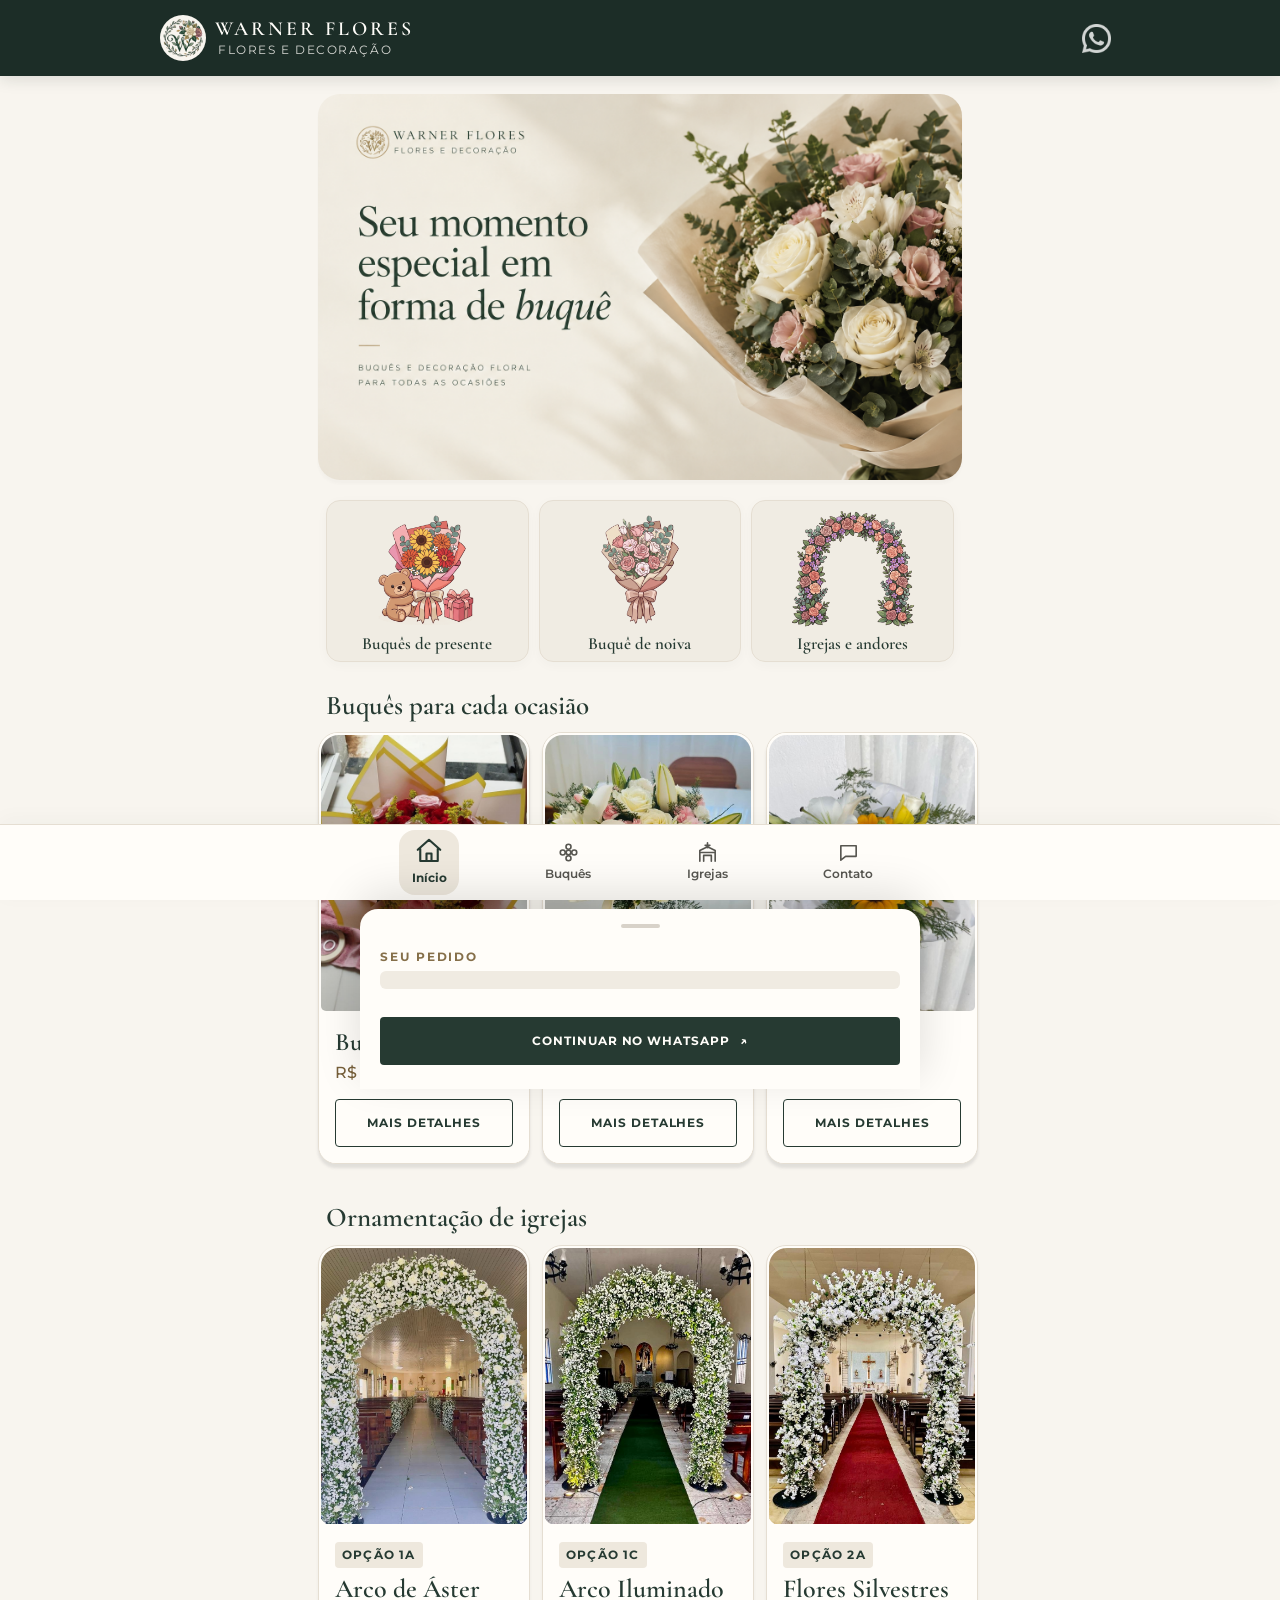
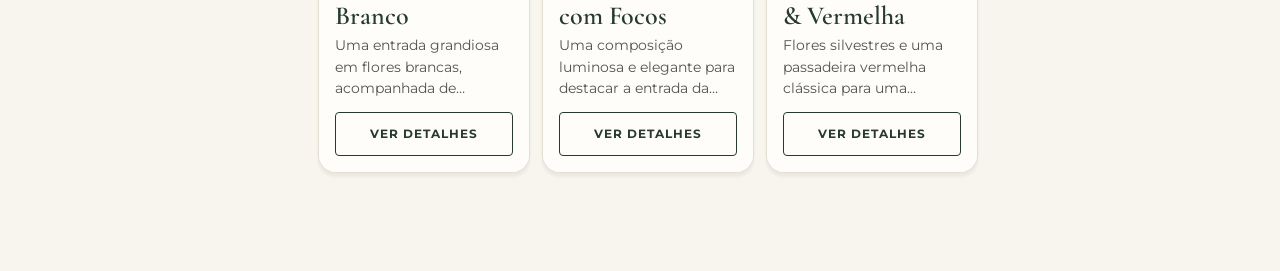
<file: index.html>
<!DOCTYPE html>
<html lang="pt-BR">

<head>
  <meta charset="UTF-8">
  <meta name="viewport" content="width=device-width, initial-scale=1.0">
  <meta name="theme-color" content="#1c2d27">
  <meta name="description"
    content="Warner Flores: igrejas, andores, casamentos e buquês em Arapiraca e região. Peça seu orçamento pelo WhatsApp.">
  <meta property="og:title" content="Warner Flores — Flores para momentos especiais">
  <meta property="og:description" content="Igrejas, andores, casamentos e buquês em Arapiraca e região.">
  <meta property="og:image" content="https://[DOMINIO-DO-SITE]/imagens/opcao-1a-arco-aster-branco.jpeg">
  <meta property="og:url" content="https://[DOMINIO-DO-SITE]/">
  <meta property="og:type" content="website">
  <meta name="twitter:card" content="summary_large_image">
  <meta name="twitter:title" content="Warner Flores — Flores para momentos especiais">
  <meta name="twitter:description" content="Igrejas, andores, casamentos e buquês em Arapiraca e região.">
  <meta name="twitter:image" content="https://[DOMINIO-DO-SITE]/imagens/opcao-1a-arco-aster-branco.jpeg">
  <title>Warner Flores — Igrejas, casamentos e buquês</title>
  <link rel="icon"
    href="data:image/svg+xml,%3Csvg xmlns='http://www.w3.org/2000/svg' viewBox='0 0 64 64'%3E%3Crect width='64' height='64' rx='16' fill='%231c2d27'/%3E%3Ctext x='50%25' y='56%25' text-anchor='middle' font-size='36' fill='%23bba47a'%3EW%3C/text%3E%3C/svg%3E">
  <link rel="preconnect" href="https://fonts.googleapis.com">
  <link rel="preconnect" href="https://fonts.gstatic.com" crossorigin>
  <link
    href="https://fonts.googleapis.com/css2?family=Cormorant+Garamond:wght@500;600;700&family=Montserrat:wght@400;500;600;700&display=swap"
    rel="stylesheet">
  <link rel="stylesheet" href="style.css">
  <!-- Meta Pixel: substitua META_PIXEL_ID pelo ID do Pixel no Meta Events Manager. -->
  <!--
  <script>
    !function(f,b,e,v,n,t,s){if(f.fbq)return;n=f.fbq=function(){n.callMethod?
    n.callMethod.apply(n,arguments):n.queue.push(arguments)};if(!f._fbq)f._fbq=n;
    n.push=n;n.loaded=!0;n.version='2.0';n.queue=[];t=b.createElement(e);t.async=!0;
    t.src=v;s=b.getElementsByTagName(e)[0];s.parentNode.insertBefore(t,s)
    }(window, document,'script','https://connect.facebook.net/en_US/fbevents.js');
    fbq('init', 'META_PIXEL_ID'); fbq('track', 'PageView');
  </script>
  -->
  <!-- Google tag: substitua GOOGLE_TAG_ID pelo ID do Google tag. -->
  <!--
  <script async src="https://www.googletagmanager.com/gtag/js?id=GOOGLE_TAG_ID"></script>
  <script>window.dataLayer=window.dataLayer||[];function gtag(){dataLayer.push(arguments)}gtag('js',new Date());gtag('config','GOOGLE_TAG_ID');</script>
  -->
</head>

<body>
  <header class="topbar">
    <a class="brand" href="#inicio" aria-label="Warner Flores, início"><img src="imagens/logo_warner-header.png" alt=""
        width="709" height="709" fetchpriority="high"><span class="brand-copy"><span>WARNER
          FLORES</span><small>FLORES E DECORAÇÃO</small></span></a>
    <a class="top-whatsapp direct-whatsapp" href="#" data-origin="Topo"
      aria-label="Falar com a Warner Flores pelo WhatsApp" target="_blank" rel="noopener"><img
        src="imagens/whatsapp.png" alt="" width="75" height="75"></a>
  </header>

  <main>
    <section class="page active" id="inicio" data-page="inicio" aria-label="Início">
      <div class="home-hero">
        <img src="imagens/backgorund-hero.png"
          alt="Warner Flores — seu momento especial em forma de buquê. Buquês e decoração floral para todas as ocasiões."
          width="1536" height="1024" fetchpriority="high">
      </div>
      <div class="page-content">
        <div class="entry-grid" aria-label="Escolha uma categoria">
          <button class="entry-card" type="button" data-go-bouquet="presentes"><img src="imagens/buque_presente_ta.png"
              alt="" width="400" height="400" loading="lazy"><span>Buquês de presente</span></button>
          <button class="entry-card" type="button" data-go-bouquet="noivas"><img src="imagens/boque_noica_tab.png"
              alt="" width="400" height="400" loading="lazy"><span>Buquê de noiva</span></button>
          <button class="entry-card" type="button" data-go="igrejas"><img src="imagens/arco_flores_tab.png" alt=""
              width="400" height="400" loading="lazy"><span>Igrejas e andores</span></button>
        </div>
        <div class="section-title spaced bouquet-carousel-heading">
          <div>
            <h2>Buquês para cada ocasião</h2>
          </div>
        </div>
        <div class="home-bouquet-row" id="homeBouquetCarousel" aria-label="Carrossel de buquês disponíveis"></div>
        <div class="section-title spaced">
          <div>
            <h2>Ornamentação de igrejas</h2>
          </div>
        </div>
        <div class="highlight-row" id="homeHighlights"></div>
      </div>
    </section>

    <section class="page" id="igrejas" data-page="igrejas" aria-label="Ornamentação de igrejas">
      <div class="page-content page-heading">
        <p class="eyebrow">IGREJAS E CELEBRAÇÕES</p>
        <h1>Ornamentações e decorações para igrejas</h1>
        <p>Altares, arcos, corredores, nichos, andores e festas religiosas.</p>
      </div>
      <div class="chips filter-chips" aria-label="Filtros da ornamentação">
        <button class="chip active" data-catalog-filter="todos">Todas</button>
        <button class="chip" data-catalog-filter="arcos">Arcos</button>
        <button class="chip" data-catalog-filter="corredor">Corredor</button>
        <button class="chip" data-catalog-filter="altar">Altar</button>
        <button class="chip" data-catalog-filter="luz">Com luz</button>
        <button class="chip" data-catalog-filter="passadeira">Passadeira</button>
      </div>
      <div class="page-content product-list" id="churchProductList" aria-live="polite"></div>
      <div class="page-content">
        <aside class="church-cta">
          <h3>Andores, festas religiosas e outras celebrações</h3>
          <p>Ornamentamos andores, procissões, festas de padroeiro, missas e eventos da paróquia. Conte o que você
            precisa.</p><button class="button button-green" type="button"
            data-request="Orçamento de andores e festas religiosas">PEDIR ORÇAMENTO</button>
        </aside>
      </div>
    </section>

    <section class="page" id="buques" data-page="buques" aria-label="Buquês de presente">
      <div class="page-content bouquet-page">
        <h1 class="minor-title ready-bouquets-title">Buquês disponíveis</h1>
        <div class="chips bouquet-category-chips" role="tablist" aria-label="Categorias de buquês">
          <button class="chip" type="button" role="tab" aria-controls="readyBouquets bridalCategoryContent"
            aria-selected="false" data-bouquet-category="todos">Todos</button>
          <button class="chip active" type="button" role="tab" aria-controls="readyBouquets" aria-selected="true"
            data-bouquet-category="presentes">Presentes</button>
          <button class="chip" type="button" role="tab" aria-controls="readyBouquets bridalCategoryContent"
            aria-selected="false" data-bouquet-category="noivas">Noivas</button>
        </div>
        <div class="ready-bouquets-grid" id="readyBouquets" aria-label="Buquês disponíveis"></div>
        <div class="bridal-category-panel hidden" id="bridalCategoryContent" role="tabpanel">
          <p class="eyebrow">BUQUÊS DE NOIVA</p>
          <h1>Um buquê para o seu grande dia</h1>
          <p>Conte sobre a cerimônia, as flores e as cores que você imaginou. Vamos preparar uma proposta para você.</p>
          <button class="button button-green" type="button" data-bouquet-bride-request>Solicitar buquê de noiva</button>
        </div>
      </div>
    </section>

    <section class="page" id="contato" data-page="contato" aria-label="Contato">
      <div class="contact-hero">
        <h1>Vamos falar do seu casamento?</h1>
        <p>Conte o que você imaginou e preparamos uma proposta para você.</p><button class="button button-gold"
          data-request="Orçamento de decoração">PEDIR ORÇAMENTO ↗</button>
      </div>
      <div class="page-content contact-links">
        <a class="direct-whatsapp" href="#" data-origin="Contato" target="_blank" rel="noopener">
          <img class="contact-icon-image" src="imagens/whatsapp%20(1).png" alt="" width="42" height="42"
            aria-hidden="true">
          <span><small>FALE PELO WHATSAPP</small><strong>(82) 99680-8398</strong></span>
          <b aria-hidden="true">→</b>
        </a>
        <section class="instagram-feed" aria-labelledby="instagramFeedTitle">
          <h2 id="instagramFeedTitle">Acompanhe nosso Instagram</h2>
          <iframe src="https://www.instagram.com/warnerfloress/embed/"
            title="Publicações recentes da Warner Flores no Instagram" loading="lazy"
            referrerpolicy="strict-origin-when-cross-origin" scrolling="no" allowfullscreen></iframe>
          <a href="https://www.instagram.com/warnerfloress/" target="_blank" rel="noopener">
            Ver perfil no Instagram ↗
          </a>
        </section>
        <footer class="site-footer">
          <p class="location-note">Atendimento em Arapiraca e região</p>
          <p>© <span id="year"></span> Warner Flores</p>
        </footer>
      </div>
    </section>
  </main>

  <nav class="bottom-nav" aria-label="Navegação principal"><a href="#inicio" class="nav-item active"
      data-nav="inicio"><svg viewBox="0 0 24 24" fill="none" stroke="currentColor" stroke-width="1.7"
        stroke-linecap="round" stroke-linejoin="round" aria-hidden="true">
        <path d="M3 11l9-8 9 8M5 10v10h14V10M10 20v-6h4v6" />
      </svg><small>Início</small></a><a href="#buques" class="nav-item" data-nav="buques"><svg viewBox="0 0 24 24"
        fill="none" stroke="currentColor" stroke-width="1.7" stroke-linecap="round" stroke-linejoin="round"
        aria-hidden="true">
        <circle cx="12" cy="12" r="2.4" />
        <circle cx="12" cy="6" r="2.6" />
        <circle cx="12" cy="18" r="2.6" />
        <circle cx="6" cy="12" r="2.6" />
        <circle cx="18" cy="12" r="2.6" />
      </svg><small>Buquês</small></a><a href="#igrejas" class="nav-item" data-nav="igrejas"><svg viewBox="0 0 24 24"
        fill="none" stroke="currentColor" stroke-width="1.7" stroke-linecap="round" stroke-linejoin="round"
        aria-hidden="true">
        <path d="M12 2v5M9.5 4.5h5M4 21V10l8-4 8 4v11M8 21v-6h8v6M4 12h16" />
      </svg><small>Igrejas</small></a><a href="#contato" class="nav-item" data-nav="contato"><svg viewBox="0 0 24 24"
        fill="none" stroke="currentColor" stroke-width="1.7" stroke-linecap="round" stroke-linejoin="round"
        aria-hidden="true">
        <path d="M4 5h16v11H9l-5 4z" />
      </svg><small>Contato</small></a></nav>

  <section class="detail-screen" id="detailScreen" aria-hidden="true" role="dialog" aria-modal="true"
    aria-labelledby="detailTitle" aria-label="Detalhes do produto">
    <div class="detail-gallery" id="detailGallery" aria-label="Fotos da decoração">
      <button class="detail-close" id="closeDetail" type="button" aria-label="Fechar detalhes e voltar">×</button>
      <div class="gallery-track" id="detailGalleryTrack"></div>
      <button class="gallery-arrow gallery-previous hidden" id="galleryPrevious" type="button"
        aria-label="Foto anterior">‹</button>
      <button class="gallery-arrow gallery-next hidden" id="galleryNext" type="button"
        aria-label="Próxima foto">›</button>
      <div class="gallery-dots hidden" id="galleryDots" aria-label="Selecionar foto"></div>
    </div>
    <div class="page-content detail-copy">
      <p class="eyebrow" id="detailCategoryLabel">DECORAÇÃO PARA IGREJA</p>
      <h1 id="detailTitle"></h1>
      <p id="detailDescription"></p>
      <div id="detailIncludesBlock">
        <h2 class="minor-title">Inclui</h2>
        <ul class="include-list" id="detailIncludes"></ul>
      </div>
    </div>
    <div class="detail-cta"><span id="detailInvestment">Investimento sob consulta</span><button
        class="button button-green" id="detailBudget">PEDIR ORÇAMENTO PELO WHATSAPP</button></div>
  </section>

  <section class="photo-viewer" id="photoViewer" aria-hidden="true" role="dialog" aria-modal="true"
    aria-label="Galeria de fotos">
    <header class="photo-viewer-header"><button type="button" id="closePhotoViewer"
        aria-label="Fechar galeria">×</button><strong id="photoViewerTitle"></strong><span id="photoViewerCount"></span>
    </header>
    <div class="photo-viewer-stage" id="photoViewerStage">
      <div class="photo-viewer-track" id="photoViewerTrack"></div>
    </div>
    <button class="photo-viewer-arrow previous" type="button" id="photoViewerPrevious"
      aria-label="Imagem anterior">‹</button>
    <button class="photo-viewer-arrow next" type="button" id="photoViewerNext" aria-label="Próxima imagem">›</button>
    <div class="photo-viewer-dots" id="photoViewerDots" aria-label="Selecionar imagem"></div>
    <p class="photo-viewer-hint hidden" id="photoViewerHint">Deslize para ver outras imagens</p>
  </section>

  <div class="sheet-backdrop" id="sheetBackdrop"></div>
  <section class="bottom-sheet" id="budgetSheet" aria-hidden="true" role="dialog" aria-modal="true"
    aria-labelledby="sheetTitle">
    <div class="sheet-handle" aria-hidden="true"></div>
    <p class="eyebrow">SEU PEDIDO</p>
    <div class="selected-product"><img class="selected-thumb" id="selectedThumb" alt="" width="48" height="48"
        hidden><span id="selectedOption"></span></div>
    <form id="budgetForm">
      <div id="formFields"></div><button class="button button-green" id="sendWhatsApp" type="submit">CONTINUAR NO
        WHATSAPP <span aria-hidden="true">↗</span></button>
    </form>
  </section>
  <div class="toast" id="toast" role="status" aria-live="polite"></div>
  <script src="script.js"></script>
</body>

</html>
</file>
<file: style.css>
:root {
  --cream: #F8F5EF;
  --white: #FFFDF9;
  --green: #263A32;
  --dark: #1C2D27;
  --deep: #16231E;
  --gold: #BBA47A;
  --text: #292929;
  --muted: #55534f;
  --line: #e5ded2;
  --shadow: 0 10px 30px rgba(38, 58, 50, .1);
}

* {
  box-sizing: border-box;
}

html {
  scroll-behavior: smooth;
}

body {
  margin: 0;
  padding: 68px 0 78px;
  color: var(--text);
  background: var(--cream);
  font: 14px/1.55 Montserrat, Arial, sans-serif;
}

body.overlay-open {
  overflow: hidden;
}

a {
  color: inherit;
  text-decoration: none;
}

button,
input,
select,
textarea {
  font: inherit;
}

button {
  cursor: pointer;
}

button:focus-visible,
a:focus-visible,
input:focus-visible,
select:focus-visible,
textarea:focus-visible {
  outline: 3px solid var(--gold);
  outline-offset: 3px;
}

.topbar {
  position: fixed;
  inset: 0 0 auto;
  z-index: 20;
  height: 68px;
  display: flex;
  align-items: center;
  justify-content: space-between;
  padding: 0 max(20px, calc((100vw - 560px)/2));
  color: var(--white);
  background: var(--dark);
  box-shadow: 0 3px 15px #16231e22;
}

.brand {
  display: flex;
  flex-direction: row;
  align-items: center;
  gap: 9px;
  line-height: 1;
}

.brand img {
  width: 46px;
  height: 46px;
  object-fit: contain;
  background: var(--cream);
  border-radius: 50%;
  padding: 3px;
  border: 0;
}

.brand-copy {
  display: flex;
  flex-direction: column;
}

.brand-copy>span {
  font: 600 20px/.95 'Cormorant Garamond', serif;
  letter-spacing: .15em;
}

.brand small {
  margin: 5px 0px 0px 3px;
  font-size: 12px;
  letter-spacing: .13em;
  opacity: .82;
}

.top-whatsapp {
  width: 48px;
  height: 48px;
  min-height: 44px;
  display: inline-flex;
  align-items: center;
  justify-content: center;
  border-radius: 50%;
  padding: 0;
  background: transparent;
}

.contact-page-active .top-whatsapp {
  display: none;
}

.top-whatsapp img {
  display: block;
  width: 35px;
  height: 35px;
  object-fit: contain;
  opacity: 0.8;
}

.page {
  display: none;
  width: min(100%, 680px);
  min-height: calc(100dvh - 146px);
  margin: auto;
  padding-bottom: 10px;
}

.page.active {
  display: block;
}

.eyebrow {
  margin: 0 0 10px;
  color: #856f49;
  font-size: 12px;
  font-weight: 700;
  letter-spacing: .16em;
  line-height: 1.5;
}

.home-hero {
  aspect-ratio: 5 / 3;
  margin: 14px 14px 0;
  border-radius: 22px;
  overflow: hidden;
  box-shadow: 0px 4px 3px #43444707;
}

.home-hero img {
  display: block;
  width: 100%;
  height: 100%;
  object-fit: cover;
  object-position: center;
}

.page h1,
.contact-hero h1,
.detail-copy h1 {
  margin: 0px 0px 0px;
  color: var(--green);
  font: 600 44px/.98 'Cormorant Garamond', serif;
  letter-spacing: -.02em;
}

.button {
  min-height: 48px;
  border: 0;
  border-radius: 4px;
  padding: 0 17px;
  display: inline-flex;
  align-items: center;
  justify-content: center;
  gap: 10px;
  text-align: center;
  font-size: 12px;
  line-height: 1.35;
  letter-spacing: .08em;
  font-weight: 700;
}

.button-gold {
  color: var(--deep);
  background: var(--gold);
}

.button-green {
  color: var(--white);
  background: var(--green);
}

.button-green:active {
  transform: scale(.985);
  filter: brightness(.92);
}

.button-outline {
  border: 1px solid var(--green);
  color: var(--green);
  background: transparent;
}

.page-content {
  padding: 0 18px;
}

.search {
  height: 50px;
  margin: 19px 0 24px;
  border: 1px solid var(--line);
  border-radius: 8px;
  padding: 0 13px;
  display: flex;
  align-items: center;
  gap: 10px;
  color: var(--green);
  background: var(--white);
}

.search>span {
  font-size: 25px;
  line-height: 1;
}

.search input {
  width: 100%;
  border: 0;
  outline: 0;
  color: var(--text);
  background: transparent;
  font-size: 16px;
}

.search input::placeholder {
  color: #68645e;
  opacity: 1;
}

.section-title {
  margin: 0 0 12px;
  display: flex;
  align-items: end;
  justify-content: space-between;
}

.page-content>.section-title:first-child {
  margin-top: 24px;
}

.section-title .eyebrow {
  margin-bottom: 4px;
}

.section-title h2,
.minor-title,
.testimonials h2 {
  margin: 0;
  color: var(--green);
  font: 600 27px/1.05 'Cormorant Garamond', serif;
}

.spaced {
  margin-top: 28px;
}

.subtle-link {
  min-height: 44px;
  display: inline-flex;
  align-items: center;
  color: var(--green);
  font-size: 12px;
  font-weight: 700;
}

.chips {
  display: flex;
  gap: 8px;
  overflow-x: auto;
  padding: 2px 0 5px;
  scrollbar-width: none;
}

.chips::-webkit-scrollbar {
  display: none;
}

.chip {
  min-height: 44px;
  flex: 0 0 auto;
  border: 1px solid #c9b894;
  border-radius: 30px;
  padding: 0 14.5px;
  color: var(--green);
  background: transparent;
  font-size: 12px;
  font-weight: 600;
}

.chip.active {
  border-color: var(--green);
  color: white;
  background: var(--green);
}

.highlight-row {
  display: flex;
  gap: 12px;
  overflow-x: auto;
  margin: 0 -18px;
  padding: 0 48px 10px 18px;
  scroll-padding-inline: 18px;
  scroll-snap-type: x mandatory;
  scrollbar-width: thin;
}

.highlight-card,
.option-card,
.rose-card {
  min-width: 0;
  overflow: hidden;
  border: 1px solid var(--line);
  border-radius: 20px 20px 18px 18px;
  background: var(--white);
  box-shadow: 0px 4px 3px #43444710;

}

.highlight-card,
.option-card,
.ready-bouquet-card,
.home-bouquet-card {
  cursor: pointer;
  transition: transform .16s ease, box-shadow .16s ease;
}

.highlight-card:active,
.option-card:active,
.ready-bouquet-card:active,
.home-bouquet-card:active {
  transform: scale(.97);
}

.highlight-card:focus-visible,
.option-card:focus-visible,
.ready-bouquet-card:focus-visible,
.home-bouquet-card:focus-visible {
  outline: 3px solid var(--gold);
  outline-offset: 3px;
}

@media (hover: hover) {

  .highlight-card:hover,
  .option-card:hover,
  .ready-bouquet-card:hover,
  .home-bouquet-card:hover {
    transform: translateY(-3px);
    box-shadow: 0 12px 26px rgba(38, 58, 50, .13);
  }

  .highlight-card:hover .highlight-image img,
  .option-card:hover .option-image-wrap img,
  .ready-bouquet-card:hover img,
  .home-bouquet-card:hover img {
    transform: scale(1.035);
  }
}

.highlight-card:active,
.option-card:active,
.ready-bouquet-card:active,
.home-bouquet-card:active {
  transform: scale(.97);
}

.highlight-card {
  height: auto;
  flex: 0 0 84%;
  display: grid;
  grid-template-rows: auto auto;
  scroll-snap-align: start;
}

.carousel-end-link {
  min-width: 120px;
  min-height: 54px;
  flex: 0 0 auto;
  align-self: center;
  scroll-snap-align: start;
  border: 0;
  padding: 10px 8px;
  display: inline-flex;
  align-items: center;
  justify-content: center;
  gap: 8px;
  color: var(--green);
  background: transparent;
  font: inherit;
  font-size: 15px;
  font-weight: 700;
  white-space: nowrap;
  cursor: pointer;
}

.carousel-end-link span:last-child {
  color: #9b7a3d;
  font-size: 21px;
  transition: transform .2s ease;
  animation: carousel-end-nudge 1.1s ease-in-out infinite;
}

.carousel-end-link:hover span:last-child {
  animation-play-state: paused;
  transform: translateX(4px);
}

@keyframes carousel-end-nudge {

  0%,
  100% {
    transform: translateX(0)
  }

  50% {
    transform: translateX(6px)
  }
}

.highlight-image {
  height: auto;
  aspect-ratio: 3 / 4;
  flex: 0 0 auto;
  overflow: hidden;
  border-radius: 15px;
  padding: 2px;
}

.highlight-image img,
.option-image-wrap img,
.service-card img,
.detail-gallery img {
  display: block;
  width: 100%;
  height: 100%;
  object-fit: cover;
}

.highlight-image img,
.option-image-wrap img,
.ready-bouquet-card img,
.home-bouquet-card img {
  transition: transform .35s ease;
}

.highlight-image img {
  border-radius: 18px 18px 5px 5px;
}

.image-gallery-trigger {
  position: relative;
  width: 100%;
  height: 100%;
  display: block;
  overflow: hidden;
  border: 0;
  padding: 0;
  color: white;
  background: transparent;
  cursor: zoom-in;
}

.highlight-image .image-gallery-trigger {
  border-radius: 5px;
}

.image-gallery-trigger img {
  transition: transform .25s ease;
}

.image-gallery-trigger:hover img {
  transform: scale(1.025);
}

.gallery-trigger-label {
  position: absolute;
  right: 8px;
  bottom: 8px;
  border-radius: 20px;
  padding: 6px 9px;
  color: white;
  background: rgba(22, 35, 30, .82);
  font: 700 12px/1.2 Montserrat, Arial, sans-serif;
  letter-spacing: .04em;
}

.gallery-placeholder-trigger {
  border: 0;
  padding: 0;
  color: inherit;
  font: inherit;
  cursor: zoom-in;
}

.detail-gallery {
  cursor: zoom-in;
}

.highlight-copy {
  min-width: 0;
  padding: 16px;
  display: flex;
  flex-direction: column;
  align-items: flex-start;
  background: var(--white);
}

.badge {
  display: inline-block;
  border-radius: 4px;
  padding: 4px 7px;
  color: var(--green);
  background: #eee8dd;
  font-size: 12px;
  font-weight: 700;
  letter-spacing: .1em;
}

.highlight-copy h3,
.option-body h3,
.rose-card h3 {
  margin: 8px 0 5px;
  color: var(--green);
  font: 600 26px/1.03 'Cormorant Garamond', serif;
}

.highlight-copy h3 {
  min-height: 2.06em;
}

.highlight-copy p,
.option-body p,
.option-body li {
  color: var(--muted);
  font-size: 14px;
}

.highlight-copy p {
  height: 4.65em;
  min-height: 4.65em;
  margin: 0 0 12px;
  display: -webkit-box;
  overflow: hidden;
  -webkit-box-orient: vertical;
  -webkit-line-clamp: 3;
  line-clamp: 3;
}

.highlight-copy .button {
  width: 100%;
  min-height: 44px;
  margin-top: auto;
}

.bottom-nav {
  position: fixed;
  z-index: 20;
  inset: auto 0 0;
  height: 74px;
  padding: 5px max(10px, calc((100vw - 560px)/2)) max(5px, env(safe-area-inset-bottom));
  display: flex;
  justify-content: space-around;
  border-top: 1px solid var(--line);
  background: var(--white);
  box-shadow: 0 -5px 20px #263a3208;
}

.nav-item {
  min-width: 60px;
  min-height: 44px;
  display: flex;
  flex-direction: column;
  align-items: center;
  justify-content: center;
  gap: 1px;
  color: #575650;
}

.nav-item span {
  font-size: 23px;
  line-height: 1.1;
}

.nav-item svg {
  width: 23px;
  height: 23px;
}

.nav-item small {
  font-size: 12px;
  font-weight: 600;
}

.nav-item.active {
  color: var(--green);
}

.nav-item.active span {
  color: #856f49;
}

.bouquet-carousel-heading {
  margin-top: 30px;
}

.carousel-controls {
  display: flex;
  gap: 6px;
}

.carousel-controls button {
  width: 44px;
  height: 44px;
  border: 1px solid #d7c8aa;
  border-radius: 50%;
  color: var(--green);
  background: var(--white);
  font-size: 25px;
  line-height: 1;
}

.home-bouquet-row {
  display: flex;
  gap: 12px;
  overflow-x: auto;
  margin: 0 -18px;
  padding: 0 48px 12px 18px;
  scroll-padding-inline: 18px;
  scroll-snap-type: x mandatory;
  scrollbar-width: thin;
}

.home-bouquet-card {
  height: auto;
  flex: 0 0 84%;
  overflow: hidden;
  border: 1px solid var(--line);
  border-radius: 20px 20px 18px 18px;
  box-shadow: 0px 4px 3px #4344471f;
  display: grid;
  grid-template-rows: auto auto;
  background: var(--white);
  scroll-snap-align: start;
}

.home-bouquet-photo {
  height: auto;
  aspect-ratio: 3 / 4;
  flex: 0 0 auto;
  overflow: hidden;
  border-radius: 0px;
  padding: 2px;
  display: grid;
  place-items: center;
  background-color: #eee7da;
  background-image: radial-gradient(ellipse at 49% 48%, #fffdf9 0 7%, transparent 7.5%), radial-gradient(ellipse at 45% 42%, #e5cfc8 0 11%, transparent 11.5%), radial-gradient(ellipse at 55% 42%, #f0dfd8 0 11%, transparent 11.5%), radial-gradient(ellipse at 49% 55%, #d7b5aa 0 12%, transparent 12.5%), radial-gradient(ellipse at 60% 58%, #f2e9db 0 12%, transparent 12.5%), linear-gradient(145deg, #e5e0d4, #f6f0e8);
}

.bouquet-photo-two {
  background-color: #e8e8df;
  background-image: radial-gradient(ellipse at 48% 48%, #fffdf9 0 8%, transparent 8.5%), radial-gradient(ellipse at 43% 42%, #eee8db 0 12%, transparent 12.5%), radial-gradient(ellipse at 57% 42%, #f4f0e6 0 12%, transparent 12.5%), radial-gradient(ellipse at 50% 58%, #dfe1d5 0 15%, transparent 15.5%), linear-gradient(145deg, #dde1d7, #f7f2e9);
}

.bouquet-photo-three {
  background-color: #eee2dc;
  background-image: radial-gradient(ellipse at 48% 48%, #fffdf9 0 8%, transparent 8.5%), radial-gradient(ellipse at 43% 42%, #dcb9b0 0 12%, transparent 12.5%), radial-gradient(ellipse at 57% 42%, #ead0c9 0 12%, transparent 12.5%), radial-gradient(ellipse at 50% 58%, #f2e6dc 0 15%, transparent 15.5%), linear-gradient(145deg, #ebd9d4, #faf2eb);
}

.home-bouquet-photo span {
  border-radius: 30px;
  padding: 6px 10px;
  color: #514a40;
  background: #fffdf9dd;
  font-size: 12px;
  font-weight: 700;
  letter-spacing: .08em;
}

.home-bouquet-copy {
  min-width: 0;
  padding: 16px;
  display: flex;
  flex-direction: column;
  align-items: flex-start;
  justify-content: flex-start;
  background: var(--white);
}

.home-bouquet-copy .badge {
  margin-bottom: 7px;
}

.home-bouquet-copy h3 {
  min-height: 0;
  margin: 0 0 5px;
  color: var(--green);
  font: 600 25px/1.05 'Cormorant Garamond', serif;
}

.home-bouquet-copy p {
  height: 4.65em;
  min-height: 4.65em;
  margin: 0 0 8px;
  display: -webkit-box;
  overflow: hidden;
  color: var(--muted);
  font-size: 14px;
  -webkit-box-orient: vertical;
  -webkit-line-clamp: 3;
  line-clamp: 3;
}

.home-bouquet-copy strong {
  min-height: 0;
  display: block;
  margin: 0 0 14px;
  color: #765f39;
  font-size: 17px;
}

.home-bouquet-copy .button {
  width: 100%;
  margin-top: 0;
}

.home-bouquet-photo {
  width: 100%;
  border: 0;
  padding: 2px;
  background: var(--white);
  color: inherit;
  font: inherit;
  cursor: zoom-in;
}

.home-bouquet-photo img {
  display: block;
  width: 100%;
  height: 100%;
  border-radius: 18px 18px 5px 5px;
  object-fit: cover;
}

.rose-art {
  border: 0;
  padding: 0;
  cursor: zoom-in;
}

.photo-viewer {
  position: fixed;
  z-index: 60;
  inset: 0;
  display: none;
  flex-direction: column;
  color: white;
  background: #0c100e;
}

.photo-viewer.open {
  display: flex;
  animation: overlay-fade-in .24s ease-out both;
}

.photo-viewer.closing {
  display: flex;
  pointer-events: none;
  animation: overlay-fade-out .2s ease-in both;
}

.photo-viewer-header {
  height: 58px;
  flex: 0 0 58px;
  padding: 0 12px;
  display: flex;
  align-items: center;
  justify-content: space-between;
  gap: 12px;
  background: #111a16;
}

.photo-viewer-header button {
  width: 44px;
  height: 44px;
  flex: 0 0 44px;
  border: 0;
  color: white;
  background: transparent;
  font-size: 30px;
}

.photo-viewer-header strong {
  overflow: hidden;
  flex: 1;
  text-overflow: ellipsis;
  white-space: nowrap;
  font-size: 14px;
}

.photo-viewer-header span {
  min-width: 48px;
  text-align: right;
  color: #eee7dc;
  font-size: 12px;
}

.photo-viewer-stage {
  min-height: 0;
  flex: 1;
  overflow: hidden;
  touch-action: pan-y;
}

.photo-viewer-track {
  width: 100%;
  height: 100%;
  display: flex;
  transition: transform .28s ease;
}

.photo-viewer-slide {
  width: 100%;
  height: 100%;
  flex: 0 0 100%;
  display: grid;
  place-items: center;
}

.photo-viewer-slide img {
  width: 100%;
  height: 100%;
  object-fit: contain;
}

.photo-viewer-placeholder {
  width: 100%;
  height: 100%;
  display: grid;
  place-items: center;
  background-size: cover;
}

.photo-viewer-placeholder span {
  border-radius: 30px;
  padding: 8px 12px;
  color: #514a40;
  background: #fffdf9e8;
  font-size: 12px;
  font-weight: 700;
  letter-spacing: .06em;
}

.photo-viewer-placeholder.bouquet-photo-one {
  background-color: #eee7da;
  background-image: radial-gradient(ellipse at 49% 48%, #fffdf9 0 7%, transparent 7.5%), radial-gradient(ellipse at 45% 42%, #e5cfc8 0 11%, transparent 11.5%), radial-gradient(ellipse at 55% 42%, #f0dfd8 0 11%, transparent 11.5%), radial-gradient(ellipse at 49% 55%, #d7b5aa 0 12%, transparent 12.5%), linear-gradient(145deg, #e5e0d4, #f6f0e8);
}

.photo-viewer-placeholder.bouquet-photo-two {
  background-color: #e8e8df;
  background-image: radial-gradient(ellipse at 48% 48%, #fffdf9 0 8%, transparent 8.5%), radial-gradient(ellipse at 43% 42%, #eee8db 0 12%, transparent 12.5%), radial-gradient(ellipse at 57% 42%, #f4f0e6 0 12%, transparent 12.5%), linear-gradient(145deg, #dde1d7, #f7f2e9);
}

.photo-viewer-placeholder.bouquet-photo-three {
  background-color: #eee2dc;
  background-image: radial-gradient(ellipse at 48% 48%, #fffdf9 0 8%, transparent 8.5%), radial-gradient(ellipse at 43% 42%, #dcb9b0 0 12%, transparent 12.5%), radial-gradient(ellipse at 57% 42%, #ead0c9 0 12%, transparent 12.5%), linear-gradient(145deg, #ebd9d4, #faf2eb);
}

.photo-viewer-arrow {
  position: absolute;
  top: 50%;
  width: 48px;
  height: 48px;
  border: 1px solid #ffffff4d;
  border-radius: 50%;
  color: white;
  background: #0c100e99;
  font-size: 32px;
  line-height: 1;
  transform: translateY(-50%);
}

.photo-viewer-arrow.previous {
  left: 12px;
}

.photo-viewer-arrow.next {
  right: 12px;
}

.photo-viewer-dots {
  min-height: 48px;
  display: flex;
  justify-content: center;
  align-items: center;
}

.photo-viewer-dots button {
  width: 44px;
  height: 44px;
  border: 0;
  display: grid;
  place-items: center;
  background: transparent;
}

.photo-viewer-dots button::after {
  width: 7px;
  height: 7px;
  border-radius: 50%;
  background: #ffffff99;
  content: "";
}

.photo-viewer-dots button.active::after {
  width: 18px;
  border-radius: 6px;
  background: white;
}

.photo-viewer-hint {
  margin: 0;
  padding: 0 12px 12px;
  text-align: center;
  color: #eee7dc;
  font-size: 12px;
}

.page-heading {
  padding-top: 25px;
  padding-bottom: 12px;
}

.page-heading h1,
.bouquet-page>h1 {
  font-size: 42px;
}

.page-heading>p:last-of-type,
.intro-copy {
  max-width: 450px;
  margin: 8px 0 0;
  color: var(--muted);
  font-size: 14px;
}

.catalog-search {
  margin: 17px 0 0;
}

.filter-chips {
  padding: 0 18px 15px;
}

.product-list {
  display: grid;
  gap: 14px;
}

.option-card {
  position: relative;
}

.option-image-wrap {
  height: 220px;
}

.option-body {
  padding: 14px;
}

.option-body h3 {
  margin: 8px 0;
  font-size: 25px;
}

.option-body p {
  margin: 0 0 10px;
}

.option-body ul {
  margin: 0 0 10px;
  padding-left: 18px;
  color: var(--muted);
  font-size: 14px;
  line-height: 1.5;
}

.option-body li {
  margin: 4px 0;
}

.investment {
  margin: 10px 0 3px !important;
  color: var(--green) !important;
  font-size: 12px !important;
  font-weight: 700;
  letter-spacing: .06em;
  text-transform: uppercase;
}

.text-link {
  min-height: 44px;
  border: 0;
  padding: 5px 2px;
  color: var(--green);
  background: transparent;
  font-size: 12px;
  font-weight: 700;
  letter-spacing: .04em;
}

.empty-state {
  color: var(--muted);
  font-size: 14px;
}

.extra-styles {
  padding-top: 25px;
}

.style-link {
  border-bottom: 1px solid var(--line);
  padding: 12px 0;
  display: flex;
  flex-direction: column;
  align-items: flex-start;
}

.style-link>span {
  color: #856f49;
  font-size: 12px;
  letter-spacing: .12em;
  font-weight: 700;
}

.style-link>strong {
  color: var(--green);
  font: 600 22px/1.1 'Cormorant Garamond', serif;
}

.contact-hero {
  padding: 26px 22px 24px;
  color: white;
  background: var(--dark);
}

.contact-hero .eyebrow {
  color: #e0ca9f;
}

.contact-hero h1 {
  max-width: 480px;
  color: #e0ca9f;
  font-size: 48px;
}

.contact-hero>p:not(.eyebrow) {
  max-width: 420px;
  margin: 13px 0 20px;
  color: #fff;
  font-size: 16px;
}

.church-hero {
  background: linear-gradient(145deg, var(--deep), var(--dark));
}

.church-content {
  padding-top: 20px;
}

.authority {
  margin: 0 0 15px;
  color: var(--green);
  font: 600 24px/1.15 'Cormorant Garamond', serif;
}

.authority strong {
  color: #765f39;
}

.service-card {
  overflow: hidden;
  margin-bottom: 14px;
  border: 1px solid var(--line);
  border-radius: 10px;
  background: var(--white);
}

.service-card img {
  height: 220px;
}

.service-photo-button {
  position: relative;
  width: 100%;
  height: 220px;
  display: block;
  overflow: hidden;
  border: 0;
  padding: 0;
  background: transparent;
  cursor: zoom-in;
}

.service-card>div {
  padding: 15px;
}

.service-card .eyebrow {
  margin-bottom: 5px;
}

.service-card h2,
.service-placeholder h2,
.bridal-card h2 {
  margin: 0 0 6px;
  color: var(--green);
  font: 600 26px/1.05 'Cormorant Garamond', serif;
}

.service-card p:not(.eyebrow),
.service-placeholder p,
.bridal-card p {
  margin: 0;
  color: var(--muted);
  font-size: 14px;
}

.service-placeholder {
  min-height: 210px;
  margin: 14px 0;
  border: 1px solid #d8cdb8;
  border-radius: 10px;
  padding: 24px 18px;
  display: flex;
  flex-direction: column;
  justify-content: center;
  background: linear-gradient(145deg, #efe8dc, #faf7f1);
}

.placeholder-gallery-trigger {
  width: 100%;
  min-height: 110px;
  margin-bottom: 14px;
  border: 1px solid #d8cdb8;
  border-radius: 8px;
  color: #514a40;
  background: linear-gradient(145deg, #e5e0d4, #f6f0e8);
  font: 700 12px Montserrat, Arial, sans-serif;
  letter-spacing: .08em;
  cursor: zoom-in;
}

.service-placeholder span,
.photo-placeholder span {
  color: #665a46;
  font-size: 12px;
  font-weight: 700;
  letter-spacing: .1em;
}

.full-button {
  width: 100%;
  margin: 8px 0 20px;
}

.bridal-list {
  display: grid;
  gap: 14px;
}

.bridal-card {
  overflow: hidden;
  border: 1px solid var(--line);
  border-radius: 11px;
  background: var(--white);
}

.photo-placeholder {
  width: 100%;
  height: 200px;
  border: 0;
  padding: 0;
  display: grid;
  place-items: center;
  background: radial-gradient(ellipse, #fffdf9aa, transparent 45%), linear-gradient(145deg, #d9d0bf, #f5efe5);
  color: inherit;
  font: inherit;
  cursor: zoom-in;
}

.photo-placeholder.alt {
  background: radial-gradient(ellipse, #fffdf9aa, transparent 45%), linear-gradient(145deg, #dbdbcf, #f3eee4);
}

.photo-placeholder.pale {
  background: radial-gradient(ellipse, #fffdf9aa, transparent 45%), linear-gradient(145deg, #ded0cd, #f8f1ed);
}

.bridal-card>div:last-child {
  padding: 15px;
}

.bridal-card h2 {
  font-size: 27px;
}

.bridal-card p {
  margin: 5px 0 10px;
}

.bridal-card .price-placeholder {
  color: #765f39;
  font-weight: 700;
}

.bridal-card .button {
  width: 100%;
  margin-top: 4px;
}

.bouquet-page {
  padding-top: 25px;
}

.bouquet-page>h1 {
  max-width: 430px;
}

.ready-bouquets-title {
  margin: 26px 0 12px;
  font-size: 25px;
}



.bouquet-category-chips {
  margin: 0 0 20px;
}

.bridal-category-panel {
  border: 1px solid var(--line);
  border-radius: 12px;
  padding: 24px 20px;
  background: var(--white);
  box-shadow: 0 3px 15px #263a3208;
}

.bridal-category-panel h1 {
  max-width: 440px;
  margin: 0 0 10px;
  color: var(--green);
  font: 600 36px/1.05 'Cormorant Garamond', serif;
}

.bridal-category-panel>p:not(.eyebrow) {
  margin: 0 0 18px;
  color: var(--muted);
  line-height: 1.55;
}

.ready-bouquets-grid {
  display: grid;
  grid-template-columns: repeat(2, minmax(0, 1fr));
  gap: 12px;
  margin-bottom: 24px;
}

.ready-bouquet-card {
  min-width: 0;
  display: flex;
  flex-direction: column;
  overflow: hidden;
  border: 1px solid #e8e1d7;
  border-radius: 10px;
  padding: 9px;
  background: var(--white);
  box-shadow: 0px 4px 3px #43444705;
}

.ready-bouquet-card img {
  display: block;
  width: 100%;
  aspect-ratio: 1 / 1;
  border-radius: 8px 8px 5px 5px;
  object-fit: cover;
}

.ready-bouquet-photo {
  display: block;
  flex: 0 0 auto;
  width: calc(100% + 14px);
  margin: -7px -7px 0;
  border: 0;
  padding: 0;
  overflow: hidden;
  border-radius: 8px 8px 5px 5px;
  background: transparent;
  cursor: zoom-in;
}

.ready-bouquet-photo:focus-visible {
  outline: 3px solid var(--gold);
  outline-offset: 3px;
}

.ready-bouquet-description {
  height: 4.2em;
  max-height: 4.2em;
  flex: 0 0 auto;
  margin: 1px 0 5px;
  color: var(--muted);
  font-size: 13px;
  line-height: 1.4;
  display: -webkit-box;
  overflow: hidden;
  -webkit-box-orient: vertical;
  -webkit-line-clamp: 3;
  line-clamp: 3;
}

.ready-bouquet-name {
  height: 1em;
  flex: 0 0 auto;
  margin: 10px 0 0;
  overflow: hidden;
  color: var(--green);
  font: 800 24px/1 'Cormorant Garamond', serif;
  display: -webkit-box;
  -webkit-box-orient: vertical;
  -webkit-line-clamp: 1;
  line-clamp: 1;
}

.ready-bouquet-price {
  display: block;
  min-height: 22px;
  flex: 0 0 auto;
  margin: 4px 0 8px;
  color: var(--green);
  font-size: 18px;
  line-height: 1.2;
}

.ready-bouquet-price.price-on-request {
  font-size: 14px;
}

.ready-bouquet-card .ready-bouquet-price {
  font-size: 16px;
  font-weight: 500;
}

.home-bouquet-card .home-bouquet-copy strong {
  font-size: 16px;
  font-weight: 500;
}

.ready-bouquet-card .button {
  width: 100%;
  height: 38px;
  flex: 0 0 auto;
  padding-inline: 7px;
  min-height: 38px;
  padding-block: 7px;
  font-size: 11px;
}

.segment {
  margin: 20px 0 22px;
  border-radius: 8px;
  padding: 4px;
  display: flex;
  background: #eee9e0;
}

.segment-option {
  min-height: 54px;
  flex: 1;
  border: 0;
  border-radius: 6px;
  color: var(--green);
  background: transparent;
  font-size: 14px;
  font-weight: 700;
}

.segment-option small {
  display: block;
  font-size: 12px;
  font-weight: 500;
}

.segment-option.active {
  color: white;
  background: var(--green);
  box-shadow: 0 3px 8px #263a3227;
}

.minor-title {
  margin: 0 0 10px;
  font-size: 25px;
}

.quantity-label {
  display: block;
}

.quantity-select {
  width: 100%;
  min-height: 54px;
  margin: 0 0 4px;
  border: 1px solid #d7cebf;
  border-radius: 8px;
  padding: 0 14px;
  color: var(--green);
  background: var(--white);
  font-size: 16px;
}

.bouquet-order {
  width: 100%;
  margin: 14px 0 8px;
}

.delivery-note {
  margin: 4px 0 18px;
  text-align: center;
  color: var(--muted);
  font-size: 12px;
}

.rose-card {
  margin-bottom: 14px;
  padding: 14px;
  display: flex;
  align-items: center;
  box-shadow: 0px 4px 3px #4344471f gap: 15px;
}

.rose-art {
  width: 78px;
  height: 78px;
  flex: 0 0 78px;
  border-radius: 8px;
  display: grid;
  place-items: center;
  color: #526d58;
  background: radial-gradient(circle at 55% 44%, #bd8172 0 13%, transparent 14%), radial-gradient(circle at 48% 47%, #c99182 0 22%, transparent 23%), linear-gradient(145deg, #efe7da, #f9f4ec);
  font-size: 28px;
}

.rose-card .eyebrow {
  margin-bottom: 3px;
}

.rose-card h3 {
  margin: 0;
  font-size: 25px;
}

.rose-card p:not(.eyebrow) {
  margin: 4px 0;
  color: var(--muted);
  font-size: 14px;
}

.info-box {
  border-left: 3px solid var(--gold);
  border-radius: 0 7px 7px 0;
  padding: 12px;
  display: flex;
  align-items: flex-start;
  gap: 10px;
  color: var(--muted);
  background: #f0ebe1;
  font-size: 14px;
}

.info-box span {
  color: #856f49;
  font-size: 18px;
}

.info-box p {
  margin: 0;
}

.contact-links {
  padding-top: 12px;
}

.contact-links>a {
  min-height: 68px;
  border-bottom: 1px solid var(--line);
  padding: 12px 0;
  display: flex;
  align-items: center;
  gap: 12px;
}

.contact-icon {
  width: 42px;
  height: 42px;
  display: grid;
  place-items: center;
  border-radius: 50%;
  color: var(--green);
  background: #ebe5d9;
  font-size: 20px;
}

.contact-icon-image {
  width: 42px;
  height: 42px;
  flex: 0 0 42px;
  object-fit: contain;
}

.contact-links>a span:nth-child(2) {
  display: flex;
  flex: 1;
  flex-direction: column;
}

.contact-links small {
  color: #765f39;
  font-size: 12px;
  letter-spacing: .08em;
  font-weight: 700;
}

.contact-links strong {
  color: var(--green);
  font-size: 14px;
}

.contact-links b {
  color: var(--green);
  font-size: 18px;
}

.instagram-feed {
  width: 100%;
  margin: 16px auto 0;
  border-bottom: 1px solid var(--line);
  padding: 8px 0 12px;
}

.instagram-feed h2 {
  margin: 0 0 12px;
  color: var(--green);
  font: 600 28px/1.1 'Cormorant Garamond', serif;
}

.instagram-feed iframe {
  display: block;
  width: 100%;
  max-width: 540px;
  height: 420px;
  margin: 0 auto;
  border: 0;
  border-radius: 12px;
  overflow: hidden;
  background: transparent;
}

.instagram-feed>a {
  min-height: 44px;
  margin-top: 10px;
  display: flex;
  align-items: center;
  justify-content: center;
  color: var(--green);
  font-size: 13px;
  font-weight: 700;
}

@media (min-width: 700px) {
  .instagram-feed iframe {
    height: 470px;
  }
}

.location-note {
  padding: 22px;
  text-align: center;
  color: var(--muted);
  font-size: 14px;
}

.site-footer {
  border-top: 1px solid var(--line);
  padding: 15px 0;
  text-align: center;
}

.site-footer .location-note {
  margin: 0 0 8px;
  padding: 0;
}

.site-footer a {
  min-height: 44px;
  display: inline-flex;
  align-items: center;
  color: var(--green);
  font-size: 14px;
  font-weight: 700;
}

.site-footer p {
  margin: 5px 0;
  color: var(--muted);
  font-size: 12px;
}

.detail-screen {
  position: fixed;
  z-index: 30;
  inset: 0;
  display: none;
  flex-direction: column;
  overflow: auto;
  padding-bottom: 0px;
  background: var(--cream);
}

.detail-screen.open {
  display: flex;
  animation: detail-screen-enter .28s cubic-bezier(.2, .75, .25, 1) both;
}

.detail-screen.closing {
  display: flex;
  pointer-events: none;
  animation: overlay-fade-out .2s ease-in both;
}

.detail-top {
  height: 60px;
  padding: 0 18px;
  display: flex;
  align-items: center;
  justify-content: space-between;
  color: white;
  background: var(--dark);
}

.detail-top strong {
  font: 600 22px 'Cormorant Garamond', serif;
}

.back-button {
  width: 48px;
  height: 48px;
  border: 0;
  color: white;
  background: transparent;
  font-size: 26px;
}

.detail-spacer {
  width: 44px;
  height: 44px;
}

.detail-gallery {
  position: relative;
  flex: 0 0 auto;
  width: 100%;
  aspect-ratio: 3 / 4;
  overflow: hidden;
  background: #e9e1d4;
  touch-action: pan-y;
}

.detail-close {
  position: absolute;
  top: max(14px, env(safe-area-inset-top));
  left: 14px;
  z-index: 3;
  width: 42px;
  height: 42px;
  display: grid;
  place-items: center;
  border: 1px solid #ffffff80;
  border-radius: 50%;
  color: #fff;
  background: #16231ecc;
  font: 400 27px/1 Arial, sans-serif;
  cursor: pointer;
  backdrop-filter: blur(5px);
}

.detail-close:hover {
  background: var(--dark);
}

.gallery-track {
  width: 100%;
  height: 100%;
  display: flex;
  transition: transform .3s ease;
}

.gallery-track img {
  flex: 0 0 100%;
  width: 100%;
  height: 100%;
  object-fit: contain;
}

.gallery-arrow {
  position: absolute;
  top: 50%;
  z-index: 1;
  width: 44px;
  height: 44px;
  border: 0;
  border-radius: 50%;
  color: var(--green);
  background: #fffdf9e8;
  font-size: 28px;
  line-height: 1;
  transform: translateY(-50%);
}

.gallery-previous {
  left: 10px;
}

.gallery-next {
  right: 10px;
}

.gallery-dots {
  position: absolute;
  inset: auto 0 4px;
  display: flex;
  align-items: center;
  justify-content: center;
}

.gallery-dots button {
  width: 44px;
  height: 44px;
  border: 0;
  display: grid;
  place-items: center;
  background: transparent;
}

.gallery-dots button::after {
  width: 7px;
  height: 7px;
  border-radius: 50%;
  background: #fffdf9a8;
  content: "";
}

.gallery-dots button.active::after {
  width: 19px;
  border-radius: 6px;
  background: var(--white);
}

.detail-copy {
  flex: 1 0 auto;
  padding: 20px 20px 20px;
}

.detail-copy h1 {
  font-size: 40px;
}

.detail-copy>p:not(.eyebrow) {
  color: var(--muted);
  font-size: 15px;
}

.include-list {
  margin: 0 0 15px;
  padding: 0;
  list-style: none;
  color: var(--muted);
  font-size: 14px;
}

.include-list li {
  padding: 5px 0;
}

.include-list li::before {
  margin-right: 9px;
  color: #856f49;
  content: '✓';
  font-weight: 700;
}

.detail-cta {
  position: relative;
  margin-top: auto;
  border-top: 1px solid var(--line);
  padding: 10px 18px max(18px, env(safe-area-inset-bottom));
  display: flex;
  flex-direction: column;
  gap: 7px;
  background: var(--white);
}

.detail-cta>span {
  color: var(--green);
  font-size: 15px;
  font-weight: 700;
  letter-spacing: .06em;
  text-transform: uppercase;
}

.detail-screen.decoration-detail .detail-cta>span,
.detail-screen.decoration-detail .detail-cta .button {
  font-size: 12px;
}

.detail-cta .button {
  min-height: 48px;
}

.sheet-backdrop {
  position: fixed;
  z-index: 39;
  inset: 0;
  visibility: hidden;
  opacity: 0;
  background: #101a16a8;
  transition: .25s;
}

.sheet-backdrop.open {
  visibility: visible;
  opacity: 1;
}

.bottom-sheet {
  position: fixed;
  z-index: 40;
  bottom: 0;
  left: 50%;
  width: min(100%, 560px);
  max-height: min(92dvh, 900px);
  overflow-y: auto;
  border-radius: 18px 18px 0 0;
  padding: 10px 20px max(24px, env(safe-area-inset-bottom));
  background: var(--white);
  box-shadow: 0 -14px 45px #0002;
  transform: translate(-50%, 105%);
  transition: transform .3s ease;
}

.bottom-sheet.open {
  transform: translate(-50%, 0);
}

.sheet-handle {
  position: relative;
  width: 100%;
  height: 34px;
  margin: -10px auto 5px;
  display: flex;
  align-items: center;
  justify-content: center;
  cursor: grab;
  touch-action: none;
}

.sheet-handle::before {
  width: 39px;
  height: 4px;
  border-radius: 4px;
  background: #d8d2c9;
  content: "";
}

.bottom-sheet.dragging {
  transition: none;
}

.bottom-sheet.dragging .sheet-handle {
  cursor: grabbing;
}

.bottom-sheet .eyebrow {
  margin-bottom: 5px;
}

.bottom-sheet h2 {
  margin: 0 0 9px;
  color: var(--green);
  font: 600 31px/1 'Cormorant Garamond', serif;
}

.selected-product {
  margin: 0 0 13px;
  border-radius: 6px;
  padding: 9px 11px;
  color: var(--green);
  background: #f0ebe2;
  font-size: 14px;
  font-weight: 600;
}

.bottom-sheet label {
  display: block;
  margin: 11px 0 4px;
  color: var(--green);
  font-size: 12px;
  font-weight: 700;
  letter-spacing: .08em;
}

.bottom-sheet input,
.bottom-sheet select,
.bottom-sheet textarea {
  width: 100%;
  min-height: 48px;
  border: 1px solid #d9d1c5;
  border-radius: 6px;
  outline: 0;
  padding: 10px 12px;
  color: var(--text);
  background: var(--cream);
  font-size: 16px;
}

.bottom-sheet textarea {
  min-height: 78px;
  resize: vertical;
}

.bottom-sheet input:focus,
.bottom-sheet select:focus,
.bottom-sheet textarea:focus {
  border-color: #856f49;
}

.bottom-sheet input::placeholder,
.bottom-sheet textarea::placeholder {
  color: #68645e;
  opacity: 1;
}

.bottom-sheet .button {
  width: 100%;
  margin-top: 15px;
}

.hidden {
  display: none !important;
}

@media (min-width: 700px) {
  body {
    padding-top: 76px;
  }

  .topbar {
    height: 76px;
    padding-inline: max(24px, calc((100vw - 960px)/2));
  }

  .page {
    min-height: calc(100dvh - 154px);
  }

  .contact-hero {
    padding: 32px 38px 26px;
  }

  .home-hero {
    margin: 18px 18px 0;
    padding: 0;
  }

  .contact-hero h1 {
    font-size: 52px;
  }

  .page-content {
    padding-inline: 26px;
  }

  .highlight-row {
    margin-inline: -26px;
    padding: 0 56px 10px 18px;
    scroll-padding-inline: 18px;
  }

  .home-bouquet-row {
    margin-inline: -26px;
    padding: 0 56px 12px 18px;
    scroll-padding-inline: 18px;
  }

  .highlight-card {
    flex-basis: 48%;
  }

  .home-bouquet-card {
    flex-basis: 48%;
  }

  .option-image-wrap,
  .service-card img {
    height: 280px;
  }

  .service-photo-button {
    height: 280px;
  }

  .bottom-nav {
    height: 76px;
  }

  .detail-screen {
    max-width: 680px;
    left: 50%;
    right: auto;
    width: 100%;
    box-shadow: 0 0 0 100vmax #0008;
    transform: translateX(-50%);
  }

  .bridal-card {
    display: grid;
    grid-template-columns: 42% 1fr;
  }

  .bridal-card .photo-placeholder {
    height: 100%;
    min-height: 220px;
  }
}

@media (prefers-reduced-motion: reduce) {

  *,
  *::before,
  *::after {
    scroll-behavior: auto !important;
    transition: none !important;
  }
}

/* ===== Ajustes v2 ===== */
.highlight-row,
.home-bouquet-row {
  scrollbar-width: none
}

.highlight-row::-webkit-scrollbar,
.home-bouquet-row::-webkit-scrollbar {
  display: none
}

.entry-grid {
  display: grid;
  grid-template-columns: repeat(3, 1fr);
  gap: 10px;
  margin: 20px 0 8px
}

.entry-card {
  display: flex;
  flex-direction: column;
  align-items: center;
  gap: 5px;
  padding: 6px 6px 8px;
  border: 1px solid var(--line);
  border-radius: 14px;
  background: #e5ded26e;
  color: var(--green);
  text-align: center;
  box-shadow: 0 3px 12px #263a3208
}

.entry-card img {
  display: block;
  width: 100%;
  height: auto;
  aspect-ratio: 1/.65;
  object-fit: contain
}

.entry-card span {
  font: 600 17px/1.05 'Cormorant Garamond', serif
}

.entry-card:active {
  transform: scale(.97)
}

.entry-card:focus-visible {
  outline: 2px solid var(--gold);
  outline-offset: 2px
}

.church-cta {
  margin: 6px 0 4px;
  padding: 20px 18px;
  border: 1px solid var(--line);
  border-left: 3px solid var(--gold);
  border-radius: 0 12px 12px 0;
  background: var(--white)
}

.church-cta h3 {
  font: 600 25px/1.05 'Cormorant Garamond', serif;
  color: var(--green);
  margin: 0 0 8px
}

.church-cta p {
  font-size: 14px;
  color: var(--muted);
  margin: 0 0 14px
}

.selected-product {
  display: flex;
  align-items: center;
  gap: 10px
}

.selected-thumb {
  width: 48px;
  height: 48px;
  flex: 0 0 48px;
  border-radius: 6px;
  object-fit: cover
}

.selected-thumb[hidden] {
  display: none
}

.toast {
  position: fixed;
  z-index: 70;
  left: 50%;
  bottom: 96px;
  max-width: calc(100% - 36px);
  transform: translate(-50%, 12px) scale(.97);
  padding: 12px 18px;
  border-radius: 8px;
  background: var(--dark);
  color: #fff;
  font-size: 14px;
  opacity: 0;
  visibility: hidden;
  transition: .25s
}

.toast.show {
  opacity: 1;
  visibility: visible;
  transform: translate(-50%, 0) scale(1)
}

@keyframes detail-screen-enter {
  from {
    opacity: 0;
    transform: translateY(12px);
  }

  to {
    opacity: 1;
    transform: translateY(0);
  }
}

/* Cards menores nos carrosséis da página inicial */
.highlight-card,
.home-bouquet-card {
  flex-basis: 60%
}

@media(min-width:700px) {

  .highlight-card,
  .home-bouquet-card {
    flex-basis: 35%
  }
}

/* Aba selecionada com mais destaque */
.nav-item {
  padding: 0 8px;
  border-radius: 16px;
  transform-origin: center;
  transition: background .24s ease, color .24s ease, transform .24s ease
}

.nav-item svg {
  transition: transform .24s ease, width .24s ease, height .24s ease
}

.nav-item.active {
  background: #eee8dd;
  animation: nav-tab-select .26s ease-out
}

.nav-item.active svg {
  width: 30px;
  height: 30px;
  transform: translateY(-2px)
}

.nav-item.active small {
  font-weight: 700
}

@keyframes nav-tab-select {
  0% {
    transform: scale(.94)
  }

  70% {
    transform: scale(1.04)
  }

  100% {
    transform: scale(1)
  }
}

@keyframes nav-icon-select {
  0% {
    transform: translateY(1px) scale(.86)
  }

  70% {
    transform: translateY(-4px) scale(1.1)
  }

  100% {
    transform: translateY(-2px) scale(1)
  }
}

/* Navegação e filtros da aba Buquês */
.bouquet-page .bouquet-category-chips {
  display: grid;
  grid-template-columns: repeat(3, minmax(0, 1fr));
  gap: 4px;
  margin: 0 0 14px;
  border: 1px solid var(--line);
  border-radius: 15px;
  padding: 4px;
  overflow: visible;
  background: #eee8dd;
}

.bouquet-category-chips .chip {
  min-width: 0;
  min-height: 40px;
  border-color: transparent;
  border-radius: 11px;
  padding-inline: 6px;
  background: transparent;
  font-size: 12px;
  transition: background .22s ease, color .22s ease, box-shadow .22s ease, transform .22s ease;
}

.bouquet-category-chips .chip.active {
  color: #fff;
  background: var(--green);
  box-shadow: 0 2px 6px #1c2d2726;
  animation: bouquet-chip-select .26s ease-out;
}

.nav-item.active svg {
  animation: nav-icon-select .3s ease-out;
}

.filter-chips .chip {
  transition: background .22s ease, color .22s ease, border-color .22s ease, transform .22s ease;
}

.filter-chips .chip.active {
  animation: bouquet-chip-select .26s ease-out;
}

@keyframes bouquet-chip-select {
  0% {
    transform: scale(.96)
  }

  70% {
    transform: scale(1.035)
  }

  100% {
    transform: scale(1)
  }
}

@media (prefers-reduced-motion: reduce) {

  .nav-item.active,
  .nav-item.active svg,
  .bouquet-category-chips .chip.active,
  .filter-chips .chip.active,
  .carousel-end-link span:last-child {
    animation: none !important;
  }
}

.bouquet-page h1.ready-bouquets-title {
  max-width: none;
  margin: 0 0 14px;
  font-size: 28px;
  line-height: 1.05;
  text-align: left;
}

@keyframes overlay-fade-in {
  from {
    opacity: 0
  }

  to {
    opacity: 1
  }
}

@keyframes overlay-fade-out {
  from {
    opacity: 1
  }

  to {
    opacity: 0
  }
}

@media (prefers-reduced-motion: reduce) {

  .detail-screen.open,
  .detail-screen.closing,
  .photo-viewer.open,
  .photo-viewer.closing {
    animation-duration: 1ms;
  }
}
</file>
